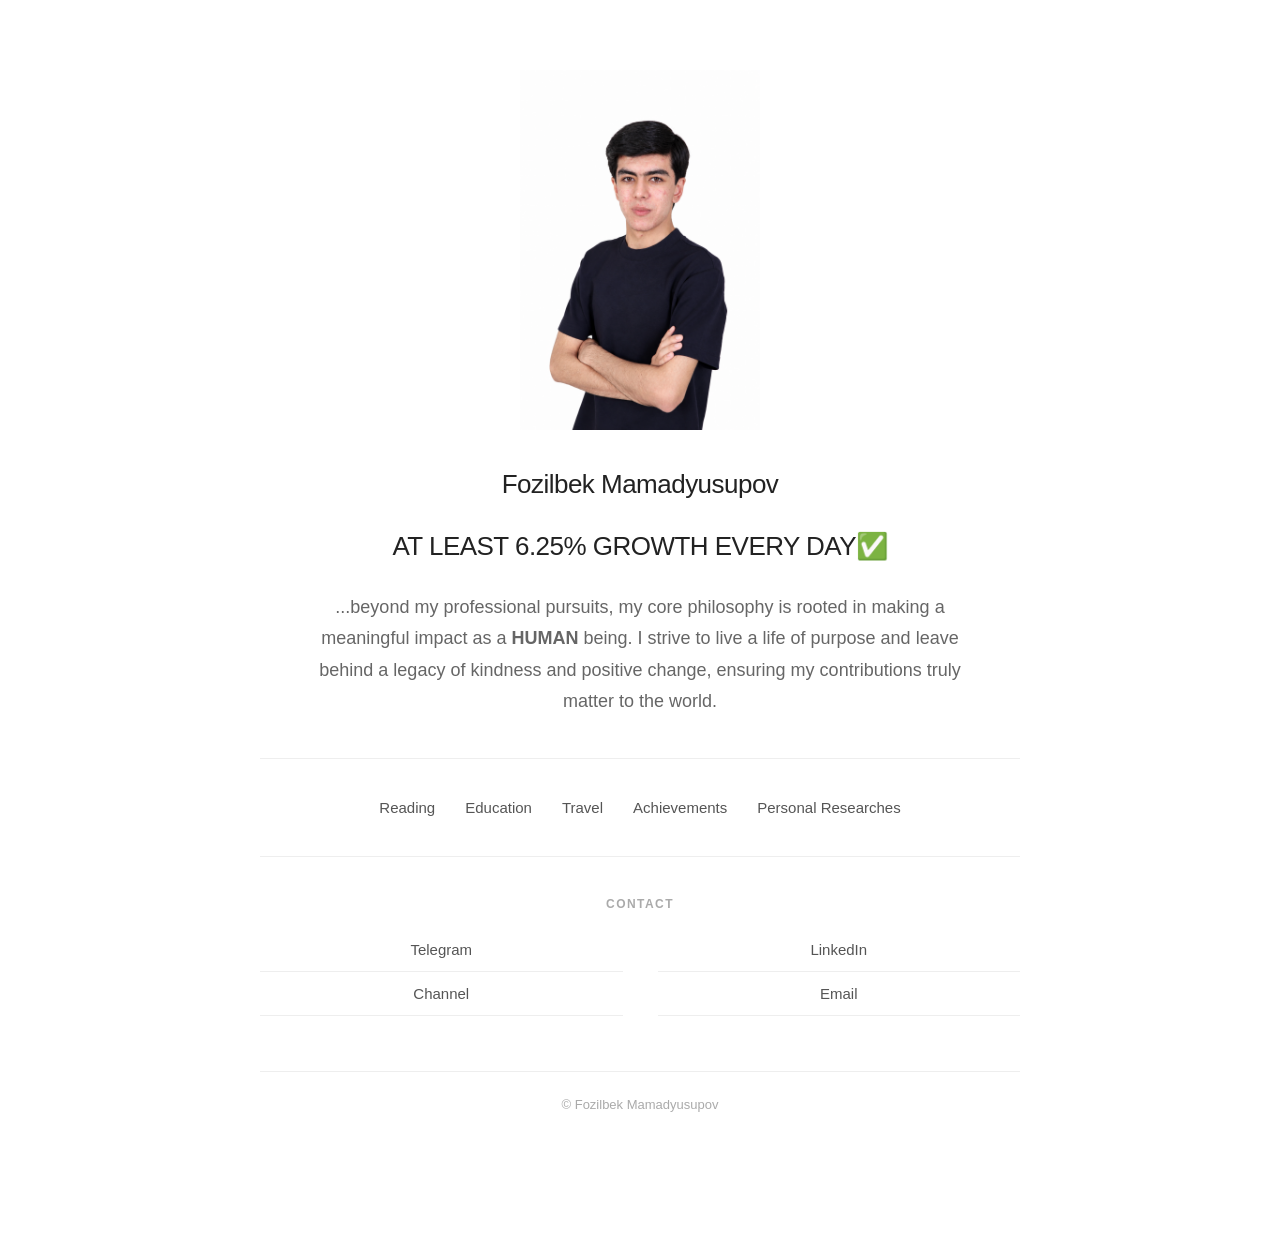
<file: index.html>
<!DOCTYPE html>
<html lang="en">
<head>
<meta charset="UTF-8">
<meta name="viewport" content="width=device-width, initial-scale=1.0">
<meta name="description" content="Personal website of Fozilbek Mamadyusupov">
<title>Fozilbek Mamadyusupov</title>
<link rel="stylesheet" href="style.css">

<style>
.portrait {
    display: block;
    width: 240px;
    max-width: 85%;
    height: auto;
    object-fit: contain;
    margin: 0 auto 38px;
    border-radius: 0;
}
@media (max-width: 600px) {
    .portrait {
        width: 220px !important;
        max-width: 85% !important;
        height: auto !important;
        aspect-ratio: auto !important;
        object-fit: contain !important;
    }
    
</style>

<!-- Google Analytics -->
<script async src="https://www.googletagmanager.com/gtag/js?id=G-Y3S2JJQX5Z"></script>
<script>
  window.dataLayer = window.dataLayer || [];
  function gtag(){dataLayer.push(arguments);}
  gtag('js', new Date());
  gtag('config', 'G-Y3S2JJQX5Z');
</script>
</head>

<body>
<main class="container">

<header class="site-header hero">
<img class="portrait" src="fozilbek.jpg" alt="Fozilbek Mamadyusupov">

<h1>Fozilbek Mamadyusupov</h1>
    
<h1>AT LEAST 6.25% GROWTH EVERY DAY✅</h1>    
<p class="lead">...beyond my professional pursuits, 
    my core philosophy is rooted in making a meaningful impact as a 
    <strong>HUMAN</strong> being. 
    I strive to live a life of purpose and leave behind a legacy of kindness and positive change, 
    ensuring my contributions truly matter to the world.</p>


<hr class="divider">

<nav class="nav" aria-label="Main navigation">
<a href="reading.html">Reading</a>
<a href="education.html">Education</a>
<a href="travel.html">Travel</a>
<a href="achievements.html">Achievements</a>
<a href="personalresearches.html">Personal Researches</a>   
</nav>

<hr class="divider">

<section>
<h2 class="label">Contact</h2>

<nav class="contact" aria-label="Contact links">
<a href="https://t.me/fozilbek_mamadyusupov" target="_blank" rel="noopener noreferrer">Telegram</a>
<a href="https://www.linkedin.com/in/fozilbek-mamadyusupov-42b130402/" target="_blank" rel="noopener noreferrer">LinkedIn</a>
<a href="https://t.me/fozilbekmamadyusupov" target="_blank" rel="noopener noreferrer">Channel</a>
<a href="mailto:fozilbekk898@gmail.com">Email</a>
</nav>
</section>

<footer>© Fozilbek Mamadyusupov</footer>

</main>
<script src="content-manager.js"></script>
</body>
</html>
</file>
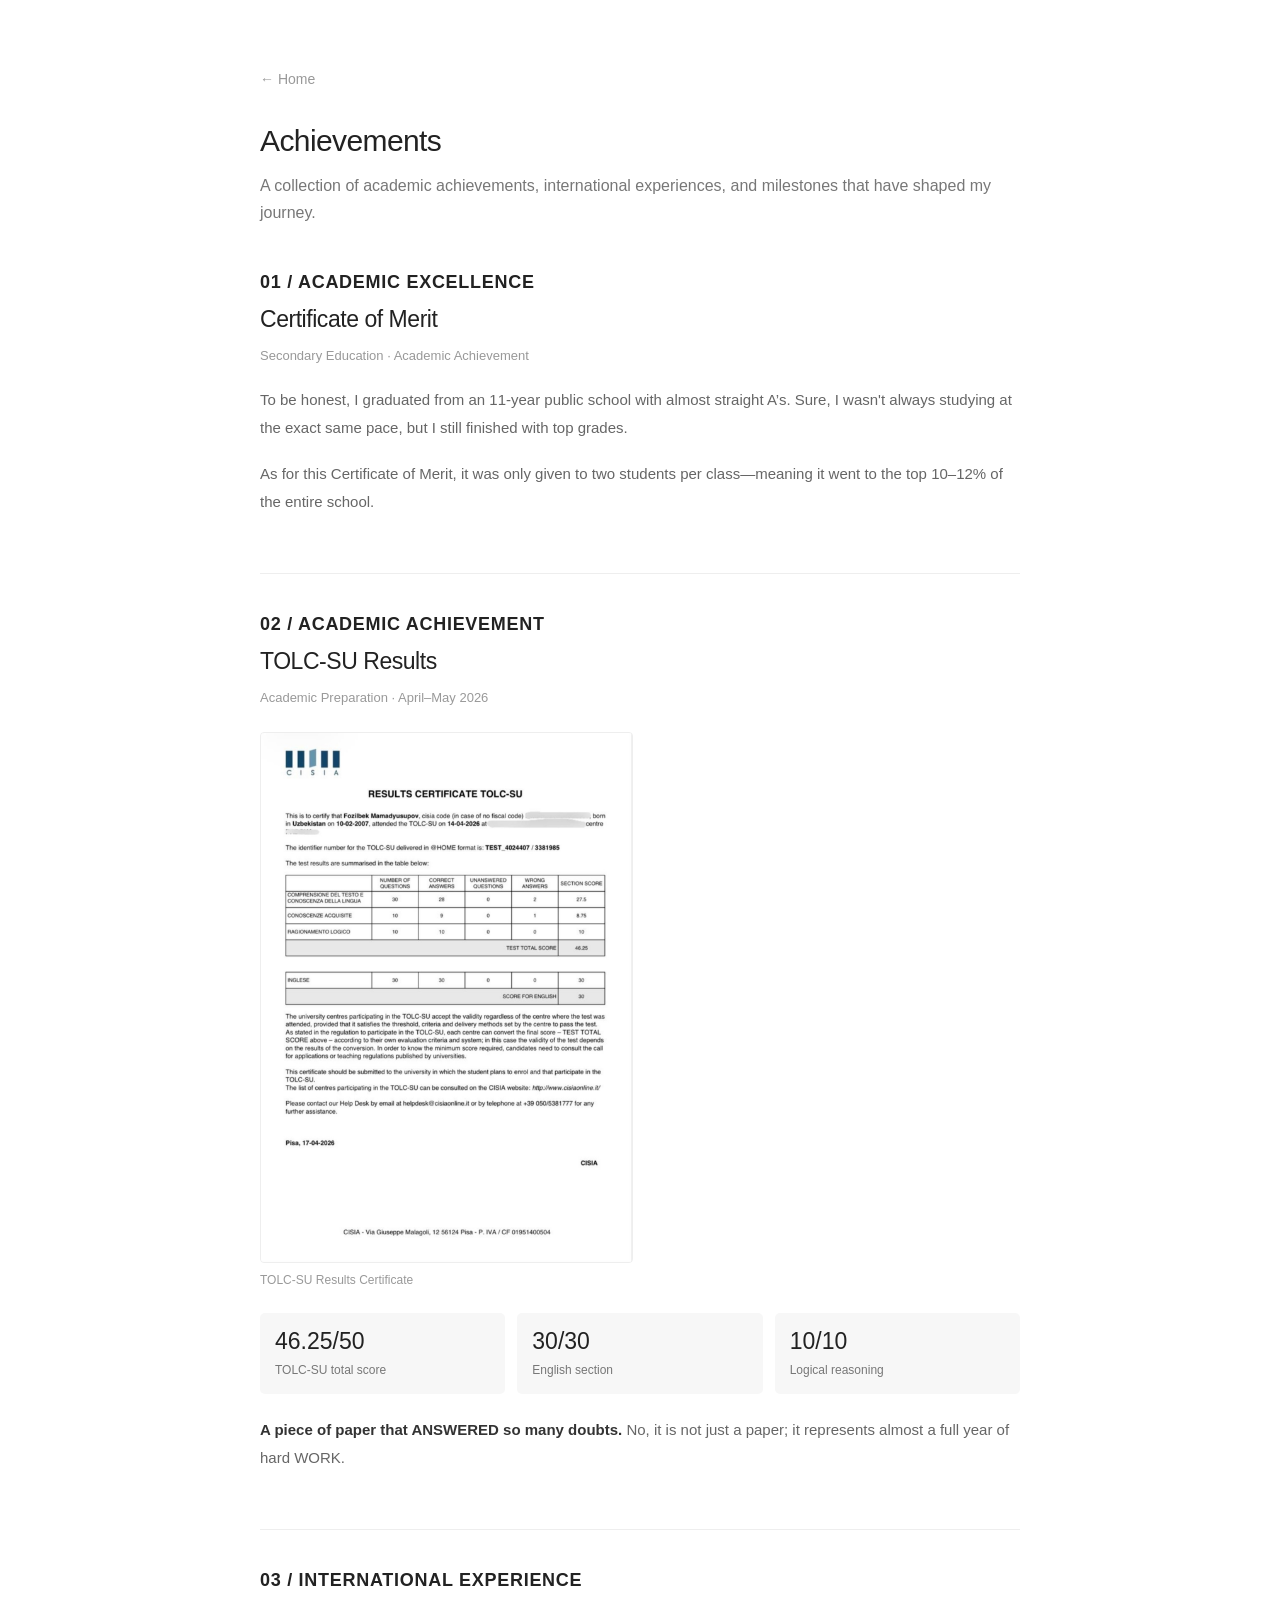
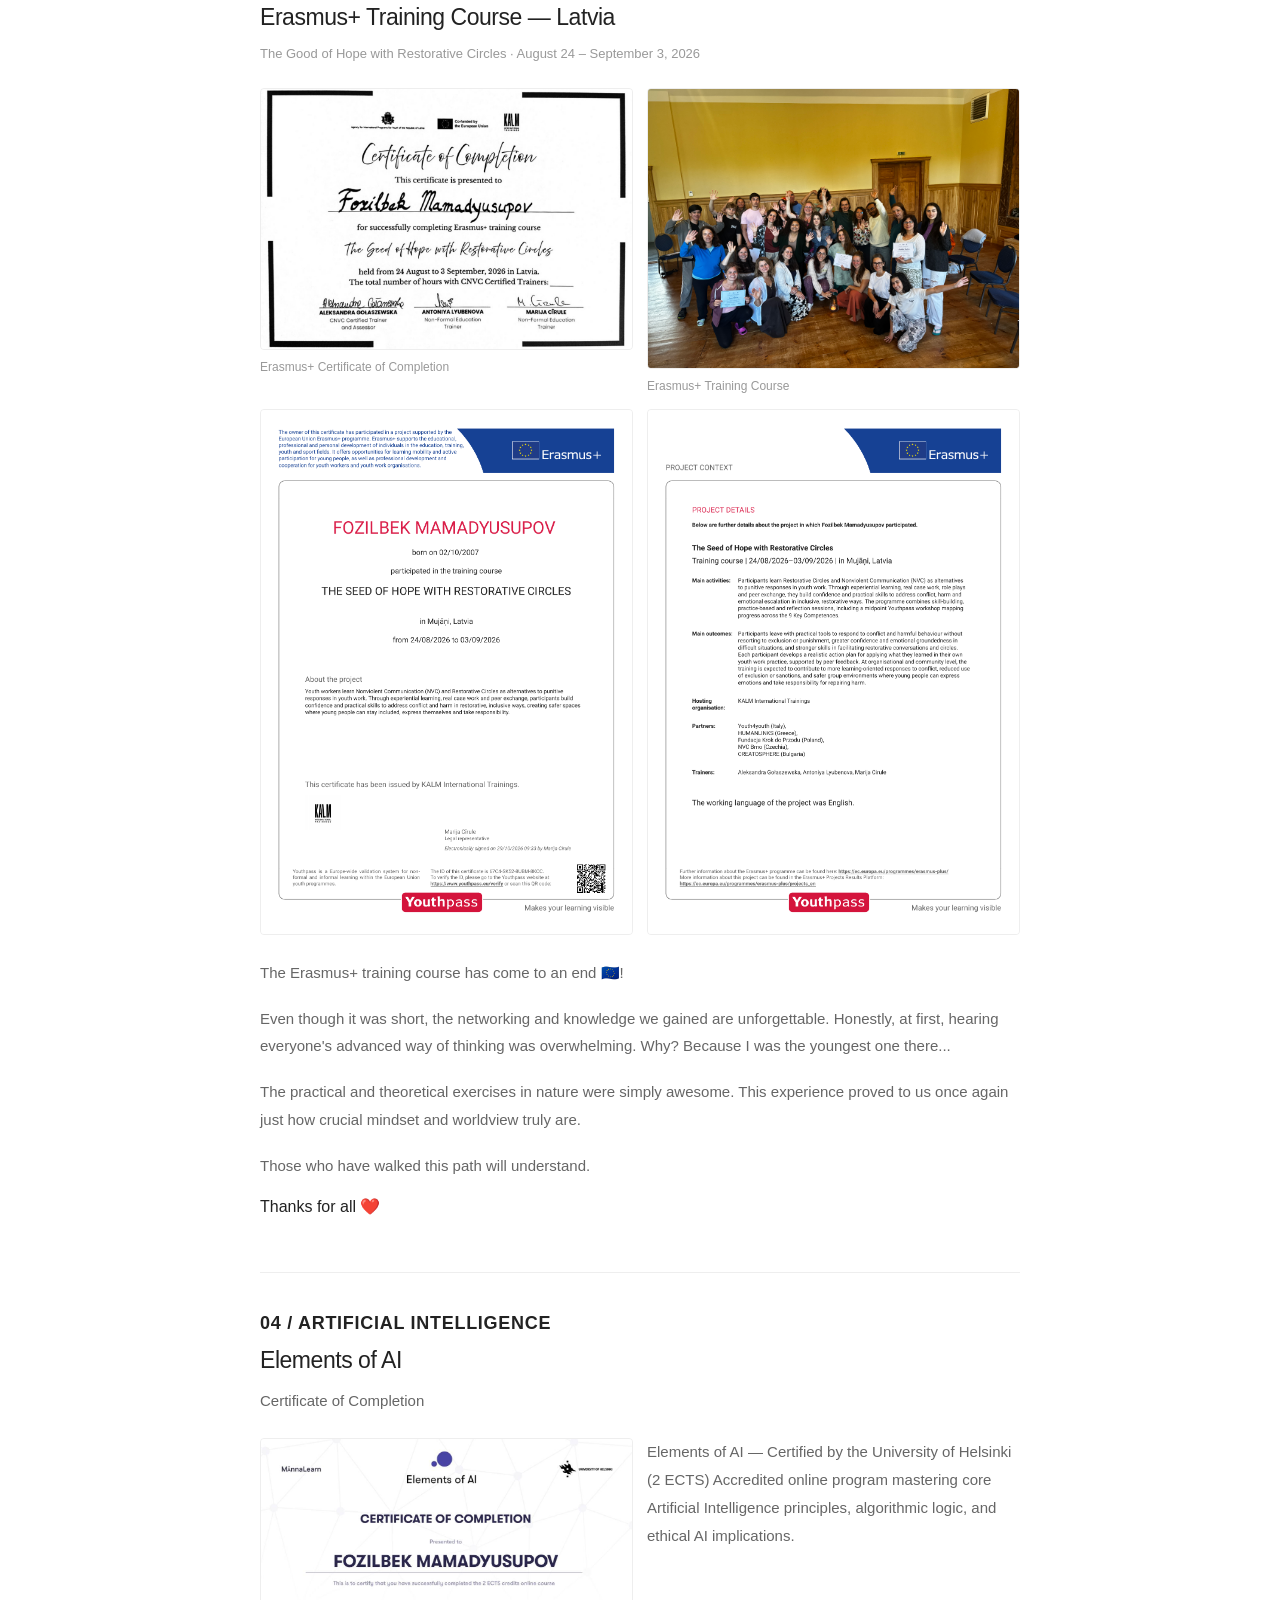
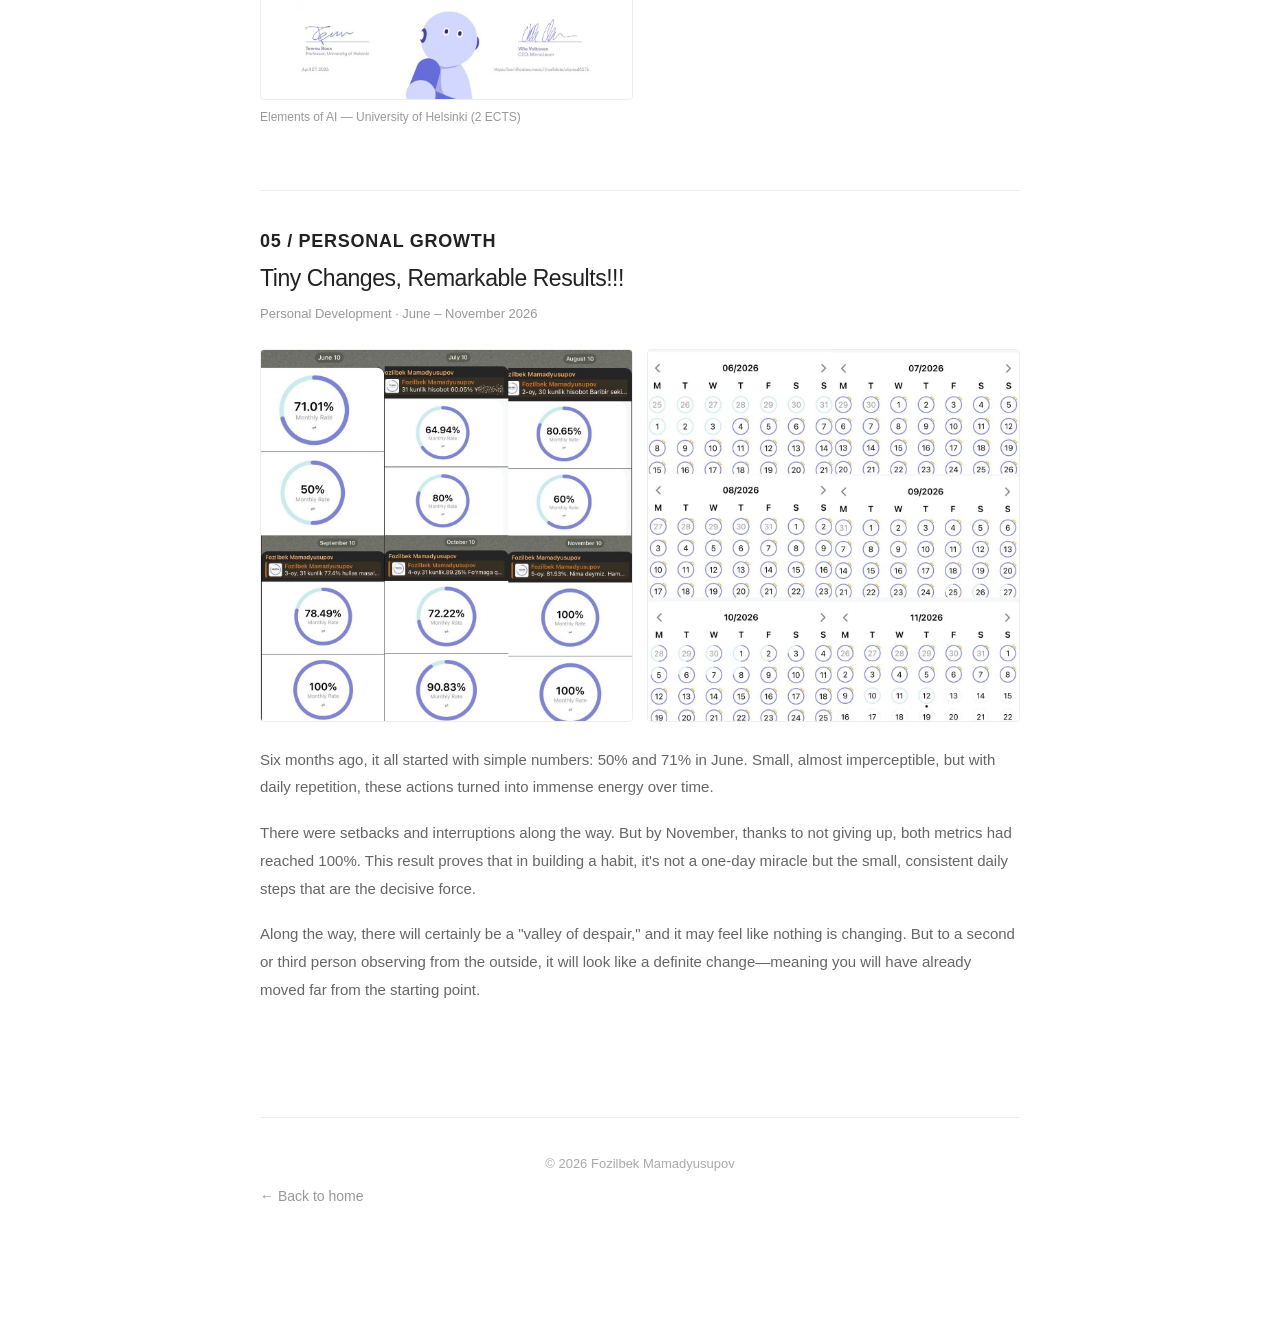
<file: achievements.html>
<!DOCTYPE html>
<html lang="en">
<head>
    <meta charset="UTF-8">
    <meta name="viewport" content="width=device-width, initial-scale=1.0">
    <meta name="description" content="Academic achievements, international experiences, and milestones of Fozilbek Mamadyusupov.">
    <title>Achievements | Fozilbek Mamadyusupov</title>

    <link rel="stylesheet" href="style.css">

    <style>
        .achievement {
            padding-bottom: 40px;
            margin-bottom: 40px;
            border-bottom: 1px solid #eee;
        }

        .achievement:last-of-type {
            border-bottom: 0;
        }

        .achievement-number {
            margin-bottom: 10px;
            color: #222;
            font-size: 18px;
            font-weight: 700;
            letter-spacing: .04em;
            text-transform: uppercase;
        }

        .achievement-heading {
            margin: 0 0 10px;
            font-size: 23px;
            line-height: 1.4;
            font-weight: 500;
            letter-spacing: -.02em;
        }

        .achievement-meta {
            margin: 0 0 20px;
            color: #999;
            font-size: 13px;
            line-height: 1.6;
        }

        .achievement-description {
            margin: 0 0 18px;
            color: #666;
            font-size: 15px;
            line-height: 1.85;
        }

        .achievement-description strong {
            color: #333;
            font-weight: 600;
        }

        .achievement-quote {
            margin: 22px 0;
            padding-left: 18px;
            border-left: 2px solid #ddd;
            color: #333;
            font-size: 19px;
            line-height: 1.65;
            font-style: italic;
        }

        .achievement-images {
            display: grid;
            grid-template-columns: repeat(2, minmax(0, 1fr));
            gap: 14px;
            margin: 24px 0;
            align-items: start;
        }

        .achievement-image-link {
            display: block;
            text-decoration: none;
        }

        .achievement-image {
            display: block;
            width: 100%;
            height: auto;
            max-height: 620px;
            object-fit: contain;
            object-position: top;
            border: 1px solid #eee;
            border-radius: 4px;
            background: #fafafa;
        }

        .image-caption {
            margin: 8px 0 0;
            color: #999;
            font-size: 12px;
            line-height: 1.5;
        }

        .achievement-highlight {
            display: flex;
            flex-wrap: wrap;
            gap: 12px;
            margin: 22px 0;
        }

        .highlight-item {
            flex: 1 1 130px;
            padding: 15px;
            background: #f7f7f7;
            border-radius: 5px;
        }

        .highlight-value {
            display: block;
            margin-bottom: 5px;
            color: #222;
            font-size: 23px;
            font-weight: 500;
        }

        .highlight-label {
            color: #777;
            font-size: 12px;
            line-height: 1.5;
        }

        .achievement-note {
            margin-top: 18px;
            color: #888;
            font-size: 13px;
            line-height: 1.7;
        }

        @media (max-width: 600px) {
            .achievement-heading {
                font-size: 21px;
            }

            .achievement-images {
                grid-template-columns: 1fr;
                gap: 20px;
            }

            .achievement-image {
                max-height: none;
            }
        }
    </style>
</head>

<body>
<main class="container">

    <header class="site-header">
        <a class="back" href="index.html">← Home</a>
        <h1 class="page-title">Achievements</h1>
        <p class="page-intro">
            A collection of academic achievements, international experiences,
            and milestones that have shaped my journey.
        </p>
    </header>

    <!-- 01. CERTIFICATE OF MERIT -->

    <section class="achievement">
        <p class="achievement-number">01 / Academic Excellence</p>

        <h2 class="achievement-heading">Certificate of Merit</h2>

        <p class="achievement-meta">
            Secondary Education · Academic Achievement
        </p>

        <p class="achievement-description">
            To be honest, I graduated from an 11-year public school with almost straight A’s.
            Sure, I wasn't always studying at the exact same pace, but I still finished with top grades.
        </p>

        <p class="achievement-description">
            As for this Certificate of Merit,
            it was only given to two students per class—meaning 
            it went to the top 10–12% of the entire school.
        </p>
    </section>


    <!-- 02. TOLC-SU -->

    <section class="achievement">
        <p class="achievement-number">02 / Academic Achievement</p>
        <h2 class="achievement-heading">
            TOLC-SU Results
        </h2>
        <p class="achievement-meta">
            Academic Preparation · April–May 2026
        </p>

        <div class="achievement-images">
            <a class="achievement-image-link"
               href="foziltolc-su.PNG"
               target="_blank"
               rel="noopener noreferrer">
                <img class="achievement-image"
                     src="foziltolc-su.PNG"
                     alt="TOLC-SU test results certificate"
                     loading="lazy">
                <p class="image-caption">TOLC-SU Results Certificate</p>
            </a>
        </div>

        <div class="achievement-highlight">
            <div class="highlight-item">
                <span class="highlight-value">46.25/50</span>
                <span class="highlight-label">TOLC-SU total score</span>
            </div>
            <div class="highlight-item">
                <span class="highlight-value">30/30</span>
                <span class="highlight-label">English section</span>
            </div>
            <div class="highlight-item">
                <span class="highlight-value">10/10</span>
                <span class="highlight-label">Logical reasoning</span>
            </div>
        </div>

        <p class="achievement-description">
            <strong>A piece of paper that ANSWERED so many doubts.</strong>
            No, it is not just a paper; it represents almost a full year of hard WORK.
        </p>

    </section>
    
    
    <!-- 03. ERASMUS+ LATVIA -->

    <section class="achievement">
        <p class="achievement-number">03 / International Experience</p>
        <h2 class="achievement-heading">
            Erasmus+ Training Course — Latvia
        </h2>
        <p class="achievement-meta">
            The Good of Hope with Restorative Circles ·
            August 24 – September 3, 2026
        </p>

        <div class="achievement-images">
            <a class="achievement-image-link"
               href="erasmusfozil.PNG"
               target="_blank"
               rel="noopener noreferrer">
                <img class="achievement-image"
                     src="erasmusfozil.PNG"
                     alt="Erasmus+ training course certificate from Latvia"
                     loading="lazy">
                <p class="image-caption">Erasmus+ Certificate of Completion</p>
            </a>

            <a class="achievement-image-link"
               href="erasmus2.JPG"
               target="_blank"
               rel="noopener noreferrer">
                <img class="achievement-image"
                     src="erasmus2.JPG"
                     alt="Erasmus+ training course in Latvia"
                     loading="lazy">
                <p class="image-caption">Erasmus+ Training Course</p>
            </a>
        

<a class="achievement-image-link"
               href="IMG_5986.png"
               target="_blank"
               rel="noopener noreferrer">
                <img class="achievement-image"
                     src="IMG_5986.png"
                     loading="lazy">
            </a>

            <a class="achievement-image-link"
               href="IMG_5987.png"
               target="_blank"
               rel="noopener noreferrer">
                <img class="achievement-image"
                     src="IMG_5987.png"
                     loading="lazy">
            </a>
        </div>

        <p class="achievement-description">
            The Erasmus+ training course has come to an end 🇪🇺!
        </p>

        <p class="achievement-description">
            Even though it was short, the networking and knowledge we gained are unforgettable. 
            Honestly, at first, hearing everyone's advanced way of thinking was overwhelming.
            Why? Because I was the youngest one there...
        </p>

        <p class="achievement-description">
            The practical and theoretical exercises in nature were simply awesome.
            This experience proved to us once again just how crucial mindset and worldview truly are.
        </p>

        <p class="achievement-description">
            Those who have walked this path will understand.
        </p>
    

        <div class="achievement-thanks">
           <p class="achievement-thanks-text">
                Thanks for all <span class="achievement-thanks-heart">❤️</span>
           </p>
       </div>

    </section>

      
<!-- 04. ELEMENTS OF AI -->

<section class="achievement">
    <p class="achievement-number">04 / Artificial Intelligence</p>

    <h2 class="achievement-heading">
         Elements of AI
    </h2>

    <p class="achievement-description">
       Certificate of Completion
    </p>

    <div class="achievement-images">
        <a class="achievement-image-link"
           href="aifozil.jpg"
           target="_blank"
           rel="noopener noreferrer">

            <img class="achievement-image"
                 src="aifozil.jpg"
                 alt="Elements of AI certificate issued by the University of Helsinki"
                 loading="lazy">

            <p class="image-caption">
                Elements of AI — University of Helsinki (2 ECTS)
            </p>
        </a>
     <p class="achievement-description">
            Elements of AI — Certified by the University of Helsinki (2 ECTS)
            Accredited online program mastering core Artificial Intelligence principles,
            algorithmic logic, and ethical AI implications.
     </p>
        
    </div>
</section>

    
<!-- 05. PERSONAL GROWTH -->

<section class="achievement">
    <p class="achievement-number">05 / Personal Growth</p>

    <h2 class="achievement-heading">
        Tiny Changes, Remarkable Results!!!
    </h2>

    <p class="achievement-meta">
        Personal Development · June – November 2026
    </p>

    <div class="achievement-images">
        <a class="achievement-image-link"
           href="diciplinefozil.jpg"
           target="_blank"
           rel="noopener noreferrer">

            <img class="achievement-image"
                 src="diciplinefozil.jpg"
                 alt="Personal discipline progress in June"
                 loading="lazy">
        </a>

        <a class="achievement-image-link"
           href="diciplinefozil2.jpg"
           target="_blank"
           rel="noopener noreferrer">

            <img class="achievement-image"
                 src="diciplinefozil2.jpg"
                 alt="Personal discipline progress in November"
                 loading="lazy">
        </a>
    </div>

    <p class="achievement-description">
        Six months ago, it all started with simple numbers: 50% and 71% in June.
        Small, almost imperceptible, but with daily repetition, these actions
        turned into immense energy over time.
    </p>

    <p class="achievement-description">
        There were setbacks and interruptions along the way. But by November,
        thanks to not giving up, both metrics had reached 100%. This result
        proves that in building a habit, it's not a one-day miracle but the
        small, consistent daily steps that are the decisive force.
    </p>

    <p class="achievement-description">
        Along the way, there will certainly be a "valley of despair," and it
        may feel like nothing is changing. But to a second or third person
        observing from the outside, it will look like a definite change—meaning
        you will have already moved far from the starting point.
    </p>
</section>

    
<footer>
   <p>© 2026 Fozilbek Mamadyusupov</p>
 </footer>

    <p><a class="back" href="index.html">← Back to home</a></p>

</main>
<script src="content-manager.js"></script>
</body>
</html>
</file>
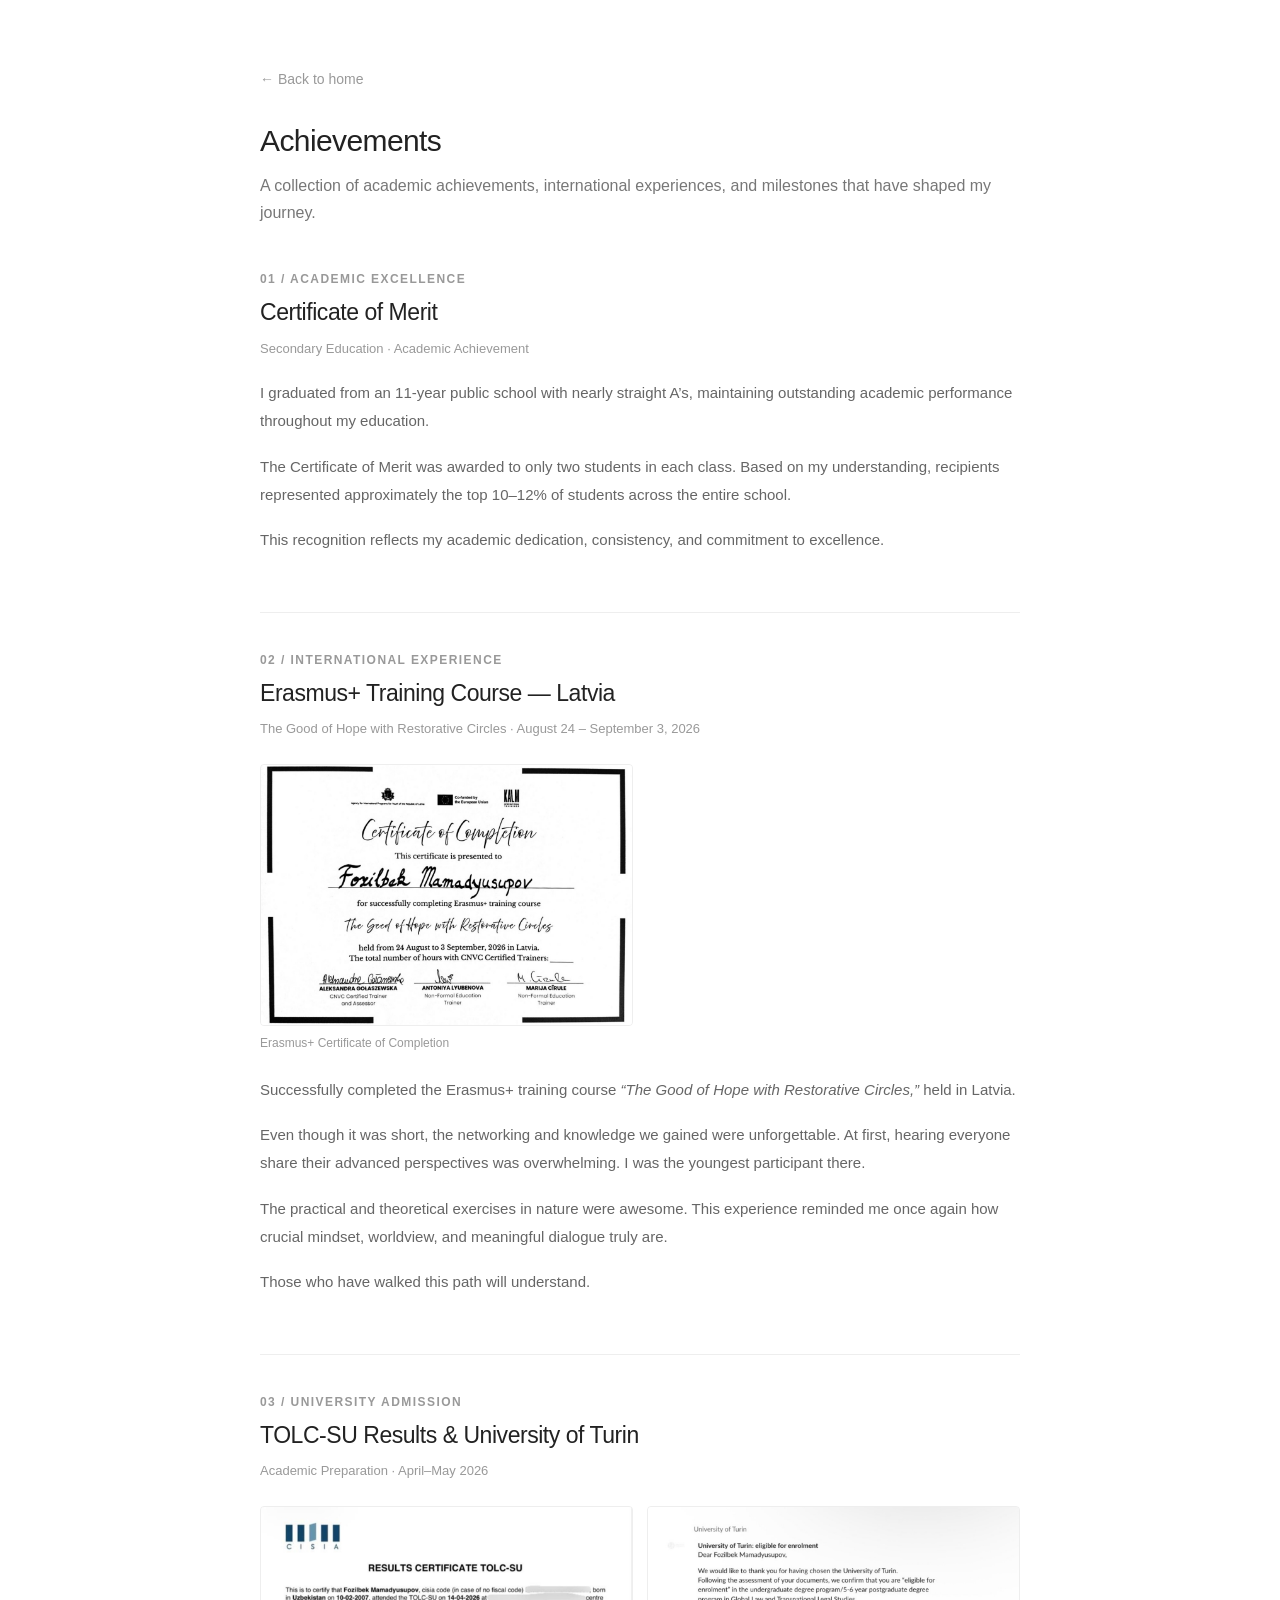
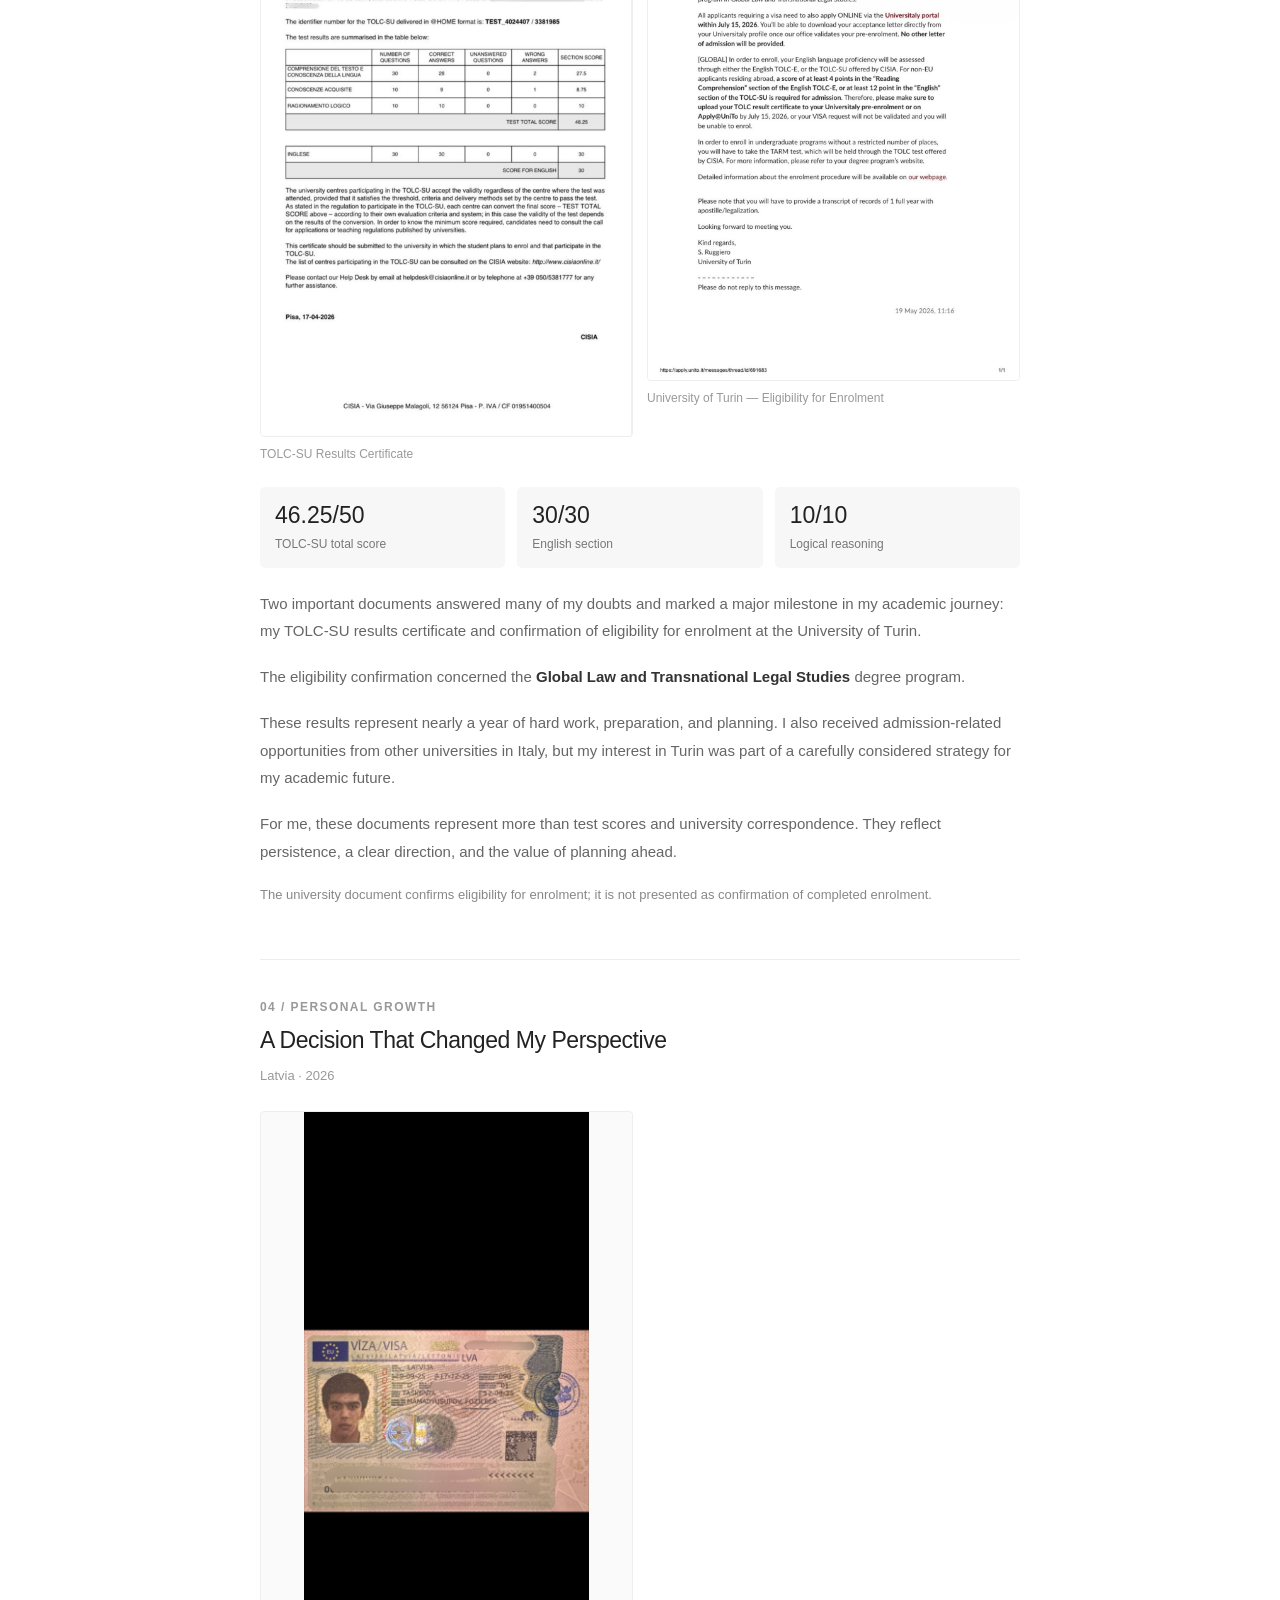
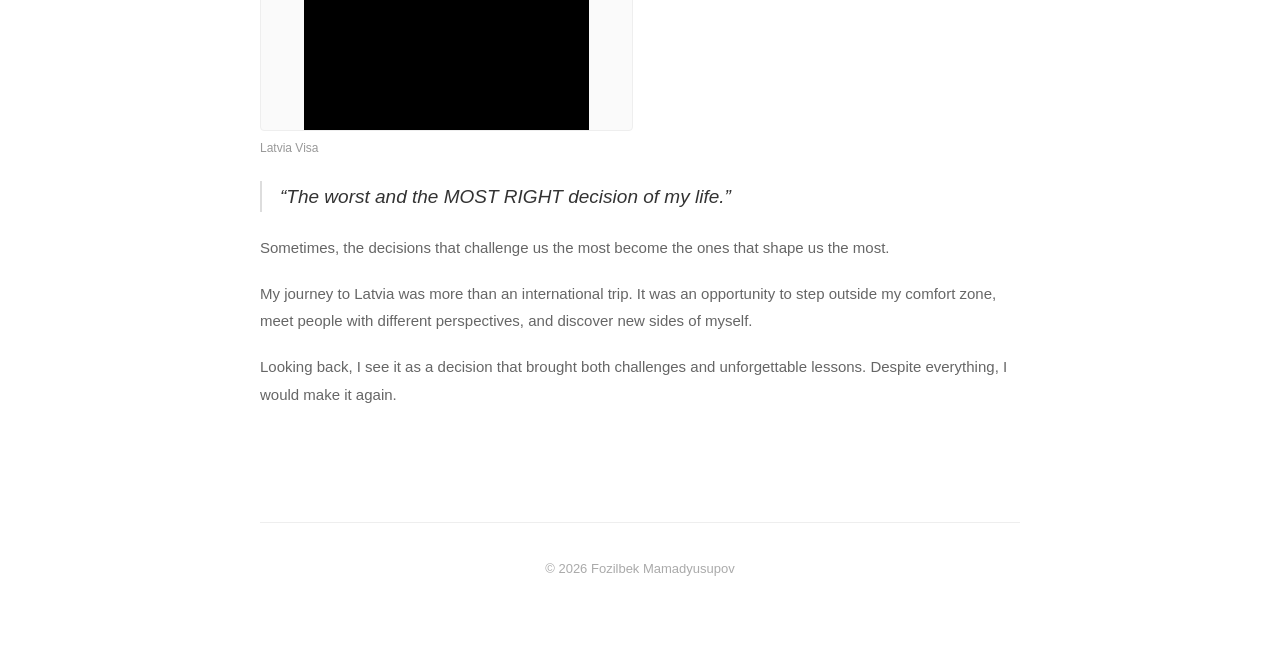
<file: achievments.html>
<!DOCTYPE html>
<html lang="en">
<head>
    <meta charset="UTF-8">
    <meta name="viewport" content="width=device-width, initial-scale=1.0">
    <meta name="description" content="Academic achievements, international experiences, and milestones of Fozilbek Mamadyusupov.">
    <title>Achievements | Fozilbek Mamadyusupov</title>

    <link rel="stylesheet" href="style.css">

    <style>
        .achievement {
            padding-bottom: 40px;
            margin-bottom: 40px;
            border-bottom: 1px solid #eee;
        }

        .achievement:last-of-type {
            border-bottom: 0;
        }

        .achievement-number {
            margin-bottom: 10px;
            color: #999;
            font-size: 12px;
            font-weight: 600;
            letter-spacing: .12em;
            text-transform: uppercase;
        }

        .achievement-heading {
            margin: 0 0 10px;
            font-size: 23px;
            line-height: 1.4;
            font-weight: 500;
            letter-spacing: -.02em;
        }

        .achievement-meta {
            margin: 0 0 20px;
            color: #999;
            font-size: 13px;
            line-height: 1.6;
        }

        .achievement-description {
            margin: 0 0 18px;
            color: #666;
            font-size: 15px;
            line-height: 1.85;
        }

        .achievement-description strong {
            color: #333;
            font-weight: 600;
        }

        .achievement-quote {
            margin: 22px 0;
            padding-left: 18px;
            border-left: 2px solid #ddd;
            color: #333;
            font-size: 19px;
            line-height: 1.65;
            font-style: italic;
        }

        .achievement-images {
            display: grid;
            grid-template-columns: repeat(2, minmax(0, 1fr));
            gap: 14px;
            margin: 24px 0;
            align-items: start;
        }

        .achievement-image-link {
            display: block;
            text-decoration: none;
        }

        .achievement-image {
            display: block;
            width: 100%;
            height: auto;
            max-height: 620px;
            object-fit: contain;
            object-position: top;
            border: 1px solid #eee;
            border-radius: 4px;
            background: #fafafa;
        }

        .image-caption {
            margin: 8px 0 0;
            color: #999;
            font-size: 12px;
            line-height: 1.5;
        }

        .achievement-highlight {
            display: flex;
            flex-wrap: wrap;
            gap: 12px;
            margin: 22px 0;
        }

        .highlight-item {
            flex: 1 1 130px;
            padding: 15px;
            background: #f7f7f7;
            border-radius: 5px;
        }

        .highlight-value {
            display: block;
            margin-bottom: 5px;
            color: #222;
            font-size: 23px;
            font-weight: 500;
        }

        .highlight-label {
            color: #777;
            font-size: 12px;
            line-height: 1.5;
        }

        .achievement-note {
            margin-top: 18px;
            color: #888;
            font-size: 13px;
            line-height: 1.7;
        }

        @media (max-width: 600px) {
            .achievement-heading {
                font-size: 21px;
            }

            .achievement-images {
                grid-template-columns: 1fr;
                gap: 20px;
            }

            .achievement-image {
                max-height: none;
            }
        }
    </style>
</head>

<body>
<main class="container">

    <header class="site-header">
        <a class="back" href="index.html">← Back to home</a>
        <h1 class="page-title">Achievements</h1>
        <p class="page-intro">
            A collection of academic achievements, international experiences,
            and milestones that have shaped my journey.
        </p>
    </header>

    <!-- 01. CERTIFICATE OF MERIT -->

    
<!-- 01. CERTIFICATE OF MERIT -->

<section class="achievement">
    <p class="achievement-number">01 / Academic Excellence</p>

    <h2 class="achievement-heading">Certificate of Merit</h2>

    <p class="achievement-meta">
        Secondary Education · Academic Achievement
    </p>

    <p class="achievement-description">
        I graduated from an 11-year public school with nearly straight A’s,
        maintaining outstanding academic performance throughout my education.
    </p>

    <p class="achievement-description">
        The Certificate of Merit was awarded to only two students in each
        class. Based on my understanding, recipients represented approximately
        the top 10–12% of students across the entire school.
    </p>

    <p class="achievement-description">
        This recognition reflects my academic dedication, consistency,
        and commitment to excellence.
    </p>
</section>


    <!-- 02. ERASMUS+ LATVIA -->

    <section class="achievement">
        <p class="achievement-number">02 / International Experience</p>
        <h2 class="achievement-heading">
            Erasmus+ Training Course — Latvia
        </h2>
        <p class="achievement-meta">
            The Good of Hope with Restorative Circles ·
            August 24 – September 3, 2026
        </p>

        <div class="achievement-images">
            <a class="achievement-image-link"
               href="erasmusfozil.PNG"
               target="_blank"
               rel="noopener noreferrer">
                <img class="achievement-image"
                     src="erasmusfozil.PNG"
                     alt="Erasmus+ training course certificate from Latvia"
                     loading="lazy">
                <p class="image-caption">Erasmus+ Certificate of Completion</p>
            </a>
        </div>

        <p class="achievement-description">
            Successfully completed the Erasmus+ training course
            <em>“The Good of Hope with Restorative Circles,”</em>
            held in Latvia.
        </p>

        <p class="achievement-description">
            Even though it was short, the networking and knowledge we gained
            were unforgettable. At first, hearing everyone share their advanced
            perspectives was overwhelming. I was the youngest participant there.
        </p>

        <p class="achievement-description">
            The practical and theoretical exercises in nature were awesome.
            This experience reminded me once again how crucial mindset,
            worldview, and meaningful dialogue truly are.
        </p>

        <p class="achievement-description">
            Those who have walked this path will understand.
        </p>
    </section>

    <!-- 03. TOLC-SU AND UNIVERSITY OF TURIN -->

    <section class="achievement">
        <p class="achievement-number">03 / University Admission</p>
        <h2 class="achievement-heading">
            TOLC-SU Results & University of Turin
        </h2>
        <p class="achievement-meta">
            Academic Preparation · April–May 2026
        </p>

        <div class="achievement-images">
            <a class="achievement-image-link"
               href="foziltolc-su.PNG"
               target="_blank"
               rel="noopener noreferrer">
                <img class="achievement-image"
                     src="foziltolc-su.PNG"
                     alt="TOLC-SU test results certificate"
                     loading="lazy">
                <p class="image-caption">TOLC-SU Results Certificate</p>
            </a>

            <a class="achievement-image-link"
               href="fozilturin.PNG"
               target="_blank"
               rel="noopener noreferrer">
                <img class="achievement-image"
                     src="fozilturin.PNG"
                     alt="University of Turin eligibility for enrolment email"
                     loading="lazy">
                <p class="image-caption">
                    University of Turin — Eligibility for Enrolment
                </p>
            </a>
        </div>

        <div class="achievement-highlight">
            <div class="highlight-item">
                <span class="highlight-value">46.25/50</span>
                <span class="highlight-label">TOLC-SU total score</span>
            </div>
            <div class="highlight-item">
                <span class="highlight-value">30/30</span>
                <span class="highlight-label">English section</span>
            </div>
            <div class="highlight-item">
                <span class="highlight-value">10/10</span>
                <span class="highlight-label">Logical reasoning</span>
            </div>
        </div>

        <p class="achievement-description">
            Two important documents answered many of my doubts and marked
            a major milestone in my academic journey: my TOLC-SU results
            certificate and confirmation of eligibility for enrolment at
            the University of Turin.
        </p>

        <p class="achievement-description">
            The eligibility confirmation concerned the
            <strong>Global Law and Transnational Legal Studies</strong>
            degree program.
        </p>

        <p class="achievement-description">
            These results represent nearly a year of hard work, preparation,
            and planning. I also received admission-related opportunities
            from other universities in Italy, but my interest in Turin was
            part of a carefully considered strategy for my academic future.
        </p>

        <p class="achievement-description">
            For me, these documents represent more than test scores and
            university correspondence. They reflect persistence, a clear
            direction, and the value of planning ahead.
        </p>

        <p class="achievement-note">
            The university document confirms eligibility for enrolment;
            it is not presented as confirmation of completed enrolment.
        </p>
    </section>

    <!-- 04. LATVIA VISA -->

    <section class="achievement">
        <p class="achievement-number">04 / Personal Growth</p>
        <h2 class="achievement-heading">
            A Decision That Changed My Perspective
        </h2>
        <p class="achievement-meta">Latvia · 2026</p>

        <div class="achievement-images">
            <a class="achievement-image-link"
               href="visaeurope.jpg"
               target="_blank"
               rel="noopener noreferrer">
                <img class="achievement-image"
                     src="visaeurope.jpg"
                     alt="Latvia visa for an international experience"
                     loading="lazy">
                <p class="image-caption">Latvia Visa</p>
            </a>
        </div>

        <blockquote class="achievement-quote">
            “The worst and the MOST RIGHT decision of my life.”
        </blockquote>

        <p class="achievement-description">
            Sometimes, the decisions that challenge us the most become
            the ones that shape us the most.
        </p>

        <p class="achievement-description">
            My journey to Latvia was more than an international trip.
            It was an opportunity to step outside my comfort zone, meet
            people with different perspectives, and discover new sides
            of myself.
        </p>

        <p class="achievement-description">
            Looking back, I see it as a decision that brought both
            challenges and unforgettable lessons. Despite everything,
            I would make it again.
        </p>
    </section>

    <footer>
        <p>© 2026 Fozilbek Mamadyusupov</p>
    </footer>

</main>
</body>
</html>
</file>
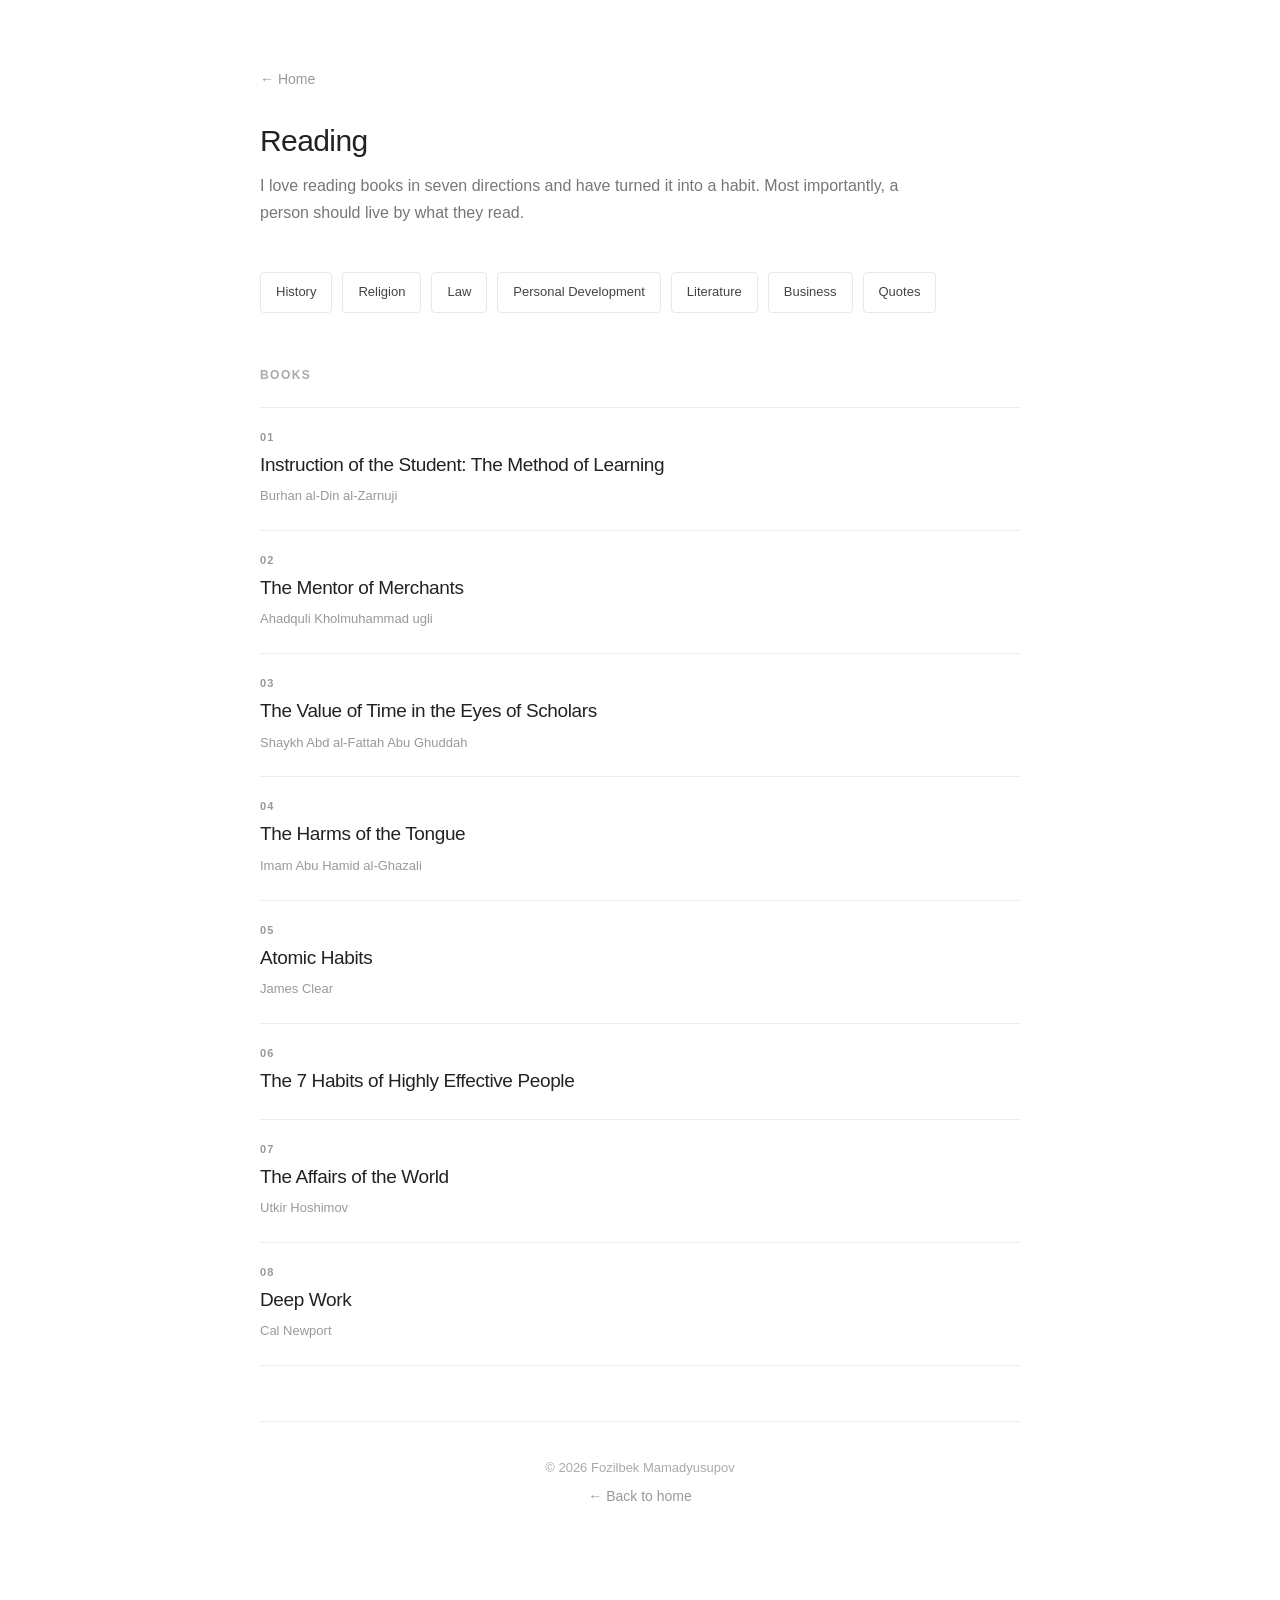
<file: reading.html>
<!DOCTYPE html>
<html lang="en">
<head>
    <meta charset="UTF-8">
    <meta name="viewport" content="width=device-width, initial-scale=1.0">

    <meta name="description" content="Books and reading interests of Fozilbek Mamadyusupov.">

    <title>Reading — Fozilbek Mamadyusupov</title>

    <link rel="stylesheet" href="style.css">

    <style>
        .reading-intro {
            max-width: 680px;
            margin-bottom: 38px;
        }

        .reading-directions {
            display: flex;
            flex-wrap: wrap;
            gap: 10px;
            margin: 28px 0 55px;
        }

        .reading-direction {
            padding: 10px 15px;
            border: 1px solid #e8e8e8;
            border-radius: 4px;
            color: #444;
            font-size: 13px;
            line-height: 1.4;
        }

        .reading-section {
            margin-top: 48px;
        }

        .reading-section-title {
            margin-bottom: 25px;
        }

        .reading-list {
            display: flex;
            flex-direction: column;
        }

        .reading-book {
            padding: 23px 0;
            border-bottom: 1px solid #eee;
        }

        .reading-book:first-child {
            border-top: 1px solid #eee;
        }

        .book-number {
            display: block;
            margin-bottom: 8px;
            color: #999;
            font-size: 11px;
            font-weight: 600;
            letter-spacing: .1em;
        }

        .book-title {
            margin: 0;
            font-size: 19px;
            line-height: 1.5;
            font-weight: 500;
            letter-spacing: -.02em;
        }

        .book-author {
            margin: 7px 0 0;
            color: #999;
            font-size: 13px;
            line-height: 1.6;
        }

        @media (max-width: 600px) {
            .reading-directions {
                gap: 8px;
            }

            .reading-direction {
                padding: 9px 12px;
                font-size: 12px;
            }

            .book-title {
                font-size: 17px;
            }

            .reading-book {
                padding: 20px 0;
            }
        }
    </style>
</head>

<body>
<main class="container">

    <header class="site-header">
        <a class="back" href="index.html">← Home</a>

        <h1 class="page-title">Reading</h1>

        <p class="page-intro reading-intro">
            I love reading books in seven directions and have turned it into
            a habit. Most importantly, a person should live by what they read.
        </p>
    </header>

    <!-- READING DIRECTIONS -->

    <section>
        <div class="reading-directions">
            <span class="reading-direction">History</span>
            <span class="reading-direction">Religion</span>
            <span class="reading-direction">Law</span>
            <span class="reading-direction">Personal Development</span>
            <span class="reading-direction">Literature</span>
            <span class="reading-direction">Business</span>
            <span class="reading-direction">Quotes</span>
        </div>
    </section>

    <!-- BOOK COLLECTION -->

    <section class="reading-section">

        <h2 class="label reading-section-title">
            Books
        </h2>

        <div class="reading-list">

            <article class="reading-book">
                <span class="book-number">01</span>
                <h3 class="book-title">
                    Instruction of the Student: The Method of Learning
                </h3>
                <p class="book-author">
                    Burhan al-Din al-Zarnuji
                </p>
            </article>

            <article class="reading-book">
                <span class="book-number">02</span>
                <h3 class="book-title">
                    The Mentor of Merchants
                </h3>
                <p class="book-author">
                    Ahadquli Kholmuhammad ugli
                </p>
            </article>

            <article class="reading-book">
                <span class="book-number">03</span>
                <h3 class="book-title">
                    The Value of Time in the Eyes of Scholars
                </h3>
                <p class="book-author">
                    Shaykh Abd al-Fattah Abu Ghuddah
                </p>
            </article>

            <article class="reading-book">
                <span class="book-number">04</span>
                <h3 class="book-title">
                    The Harms of the Tongue
                </h3>
                <p class="book-author">
                    Imam Abu Hamid al-Ghazali
                </p>
            </article>

            <article class="reading-book">
                <span class="book-number">05</span>
                <h3 class="book-title">
                    Atomic Habits
                </h3>
                <p class="book-author">
                    James Clear
                </p>
            </article>

            <article class="reading-book">
                <span class="book-number">06</span>
                <h3 class="book-title">
                    The 7 Habits of Highly Effective People
                </h3>
            </article>

            <article class="reading-book">
                <span class="book-number">07</span>
                <h3 class="book-title">
                    The Affairs of the World
                </h3>
                <p class="book-author">
                    Utkir Hoshimov
                </p>
            </article>

            <article class="reading-book">
                <span class="book-number">08</span>
                <h3 class="book-title">
                    Deep Work
                </h3>
                <p class="book-author">
                    Cal Newport
                </p>
            </article>

        </div>
    </section>

    <footer>
        <p>© 2026 Fozilbek Mamadyusupov</p>
        <a class="back" href="index.html">← Back to home</a>
    </footer>

</main>
<script src="content-manager.js"></script>
</body>
</html>
</file>
<file: style.css>
* {
    box-sizing: border-box;
}

html {
    scroll-behavior: smooth;
}

body {
    margin: 0;
    background: #fff;
    color: #222;
    font-family: -apple-system, BlinkMacSystemFont, "Segoe UI", Roboto, Helvetica, Arial, sans-serif;
    -webkit-font-smoothing: antialiased;
}

a {
    color: inherit;
}

.container {
    width: min(760px, calc(100% - 40px));
    margin: 0 auto;
    padding: 70px 0 80px;
}

.site-header {
    margin-bottom: 46px;
}

.back {
    display: inline-block;
    margin-bottom: 34px;
    color: #999;
    text-decoration: none;
    font-size: 14px;
}

.back:hover {
    color: #222;
}

.hero {
    text-align: center;
}

/* Asosiy rasm */
.portrait {
    display: block;
    width: 240px;
    max-width: 100%;
    height: auto;
    aspect-ratio: auto;
    object-fit: contain;
    margin: 0 auto 38px;
    border-radius: 0;
}

/* Ism yozuvi — kichraytirildi */
h1 {
    margin: 0 0 28px;
    font-size: 26px;
    line-height: 1.3;
    font-weight: 500;
    letter-spacing: -.02em;
}

.lead {
    margin: 0 auto 22px;
    max-width: 680px;
    font-size: 18px;
    line-height: 1.75;
    color: #666;
}

.lead a,
.official {
    color: #2867d9;
    text-decoration: none;
}

.lead a:hover,
.official:hover {
    text-decoration: underline;
}

.divider {
    height: 1px;
    border: 0;
    background: #eee;
    margin: 40px 0;
}

.nav {
    display: flex;
    flex-wrap: wrap;
    gap: 18px 30px;
    justify-content: center;
}

.nav a {
    text-decoration: none;
    color: #555;
    font-size: 15px;
}

.nav a:hover {
    color: #000;
}

.label {
    margin: 0 0 17px;
    font-size: 12px;
    font-weight: 600;
    letter-spacing: .12em;
    text-transform: uppercase;
    color: #aaa;
}

.contact {
    display: grid;
    grid-template-columns: 1fr 1fr;
    gap: 0 35px;
}

.contact a {
    padding: 13px 0;
    border-bottom: 1px solid #eee;
    text-decoration: none;
    color: #555;
    font-size: 15px;
}

.contact a:hover {
    color: #000;
}

.page-title {
    font-size: 30px;
    font-weight: 500;
    line-height: 1.3;
    margin: 0 0 12px;
}

.page-intro {
    margin: 0 0 45px;
    color: #777;
    font-size: 16px;
    line-height: 1.7;
}

.item {
    padding: 0 0 30px;
    margin: 0 0 30px;
    border-bottom: 1px solid #eee;
}

.item:last-child {
    border-bottom: 0;
    margin-bottom: 0;
}

.item-title {
    margin: 0 0 7px;
    font-size: 19px;
    line-height: 1.45;
    font-weight: 500;
    color: #222;
}

.author,
.years {
    margin: 0 0 13px;
    color: #999;
    font-size: 13px;
}

.summary,
.degree,
.text {
    margin: 0;
    color: #666;
    font-size: 15px;
    line-height: 1.75;
}

.school {
    margin: 0 0 7px;
    font-size: 19px;
    line-height: 1.45;
    font-weight: 500;
}

.official {
    display: inline-block;
    margin-top: 12px;
    font-size: 13px;
}

.achievement-empty {
    padding: 30px 0;
    color: #888;
    font-size: 15px;
    line-height: 1.75;
}

footer {
    margin-top: 55px;
    padding-top: 25px;
    border-top: 1px solid #eee;
    color: #aaa;
    font-size: 13px;
    text-align: center;
}

/* Telefon ekranlari */
@media (max-width: 600px) {
    .container {
        width: calc(100% - 28px);
        padding: 45px 0 55px;
    }

    .portrait {
        width: 220px;
        max-width: 85%;
        height: auto;
        aspect-ratio: auto;
        object-fit: contain;
        margin: 0 auto 32px;
    }

    /* Telefonda ism yanada kichikroq */
    h1 {
        font-size: 24px;
        line-height: 1.3;
    }

    .lead {
        font-size: 17px;
        line-height: 1.7;
    }

    .contact {
        grid-template-columns: 1fr;
    }

    .page-title {
        font-size: 27px;
    }

    .nav {
        justify-content: flex-start;
    }
}
</file>
